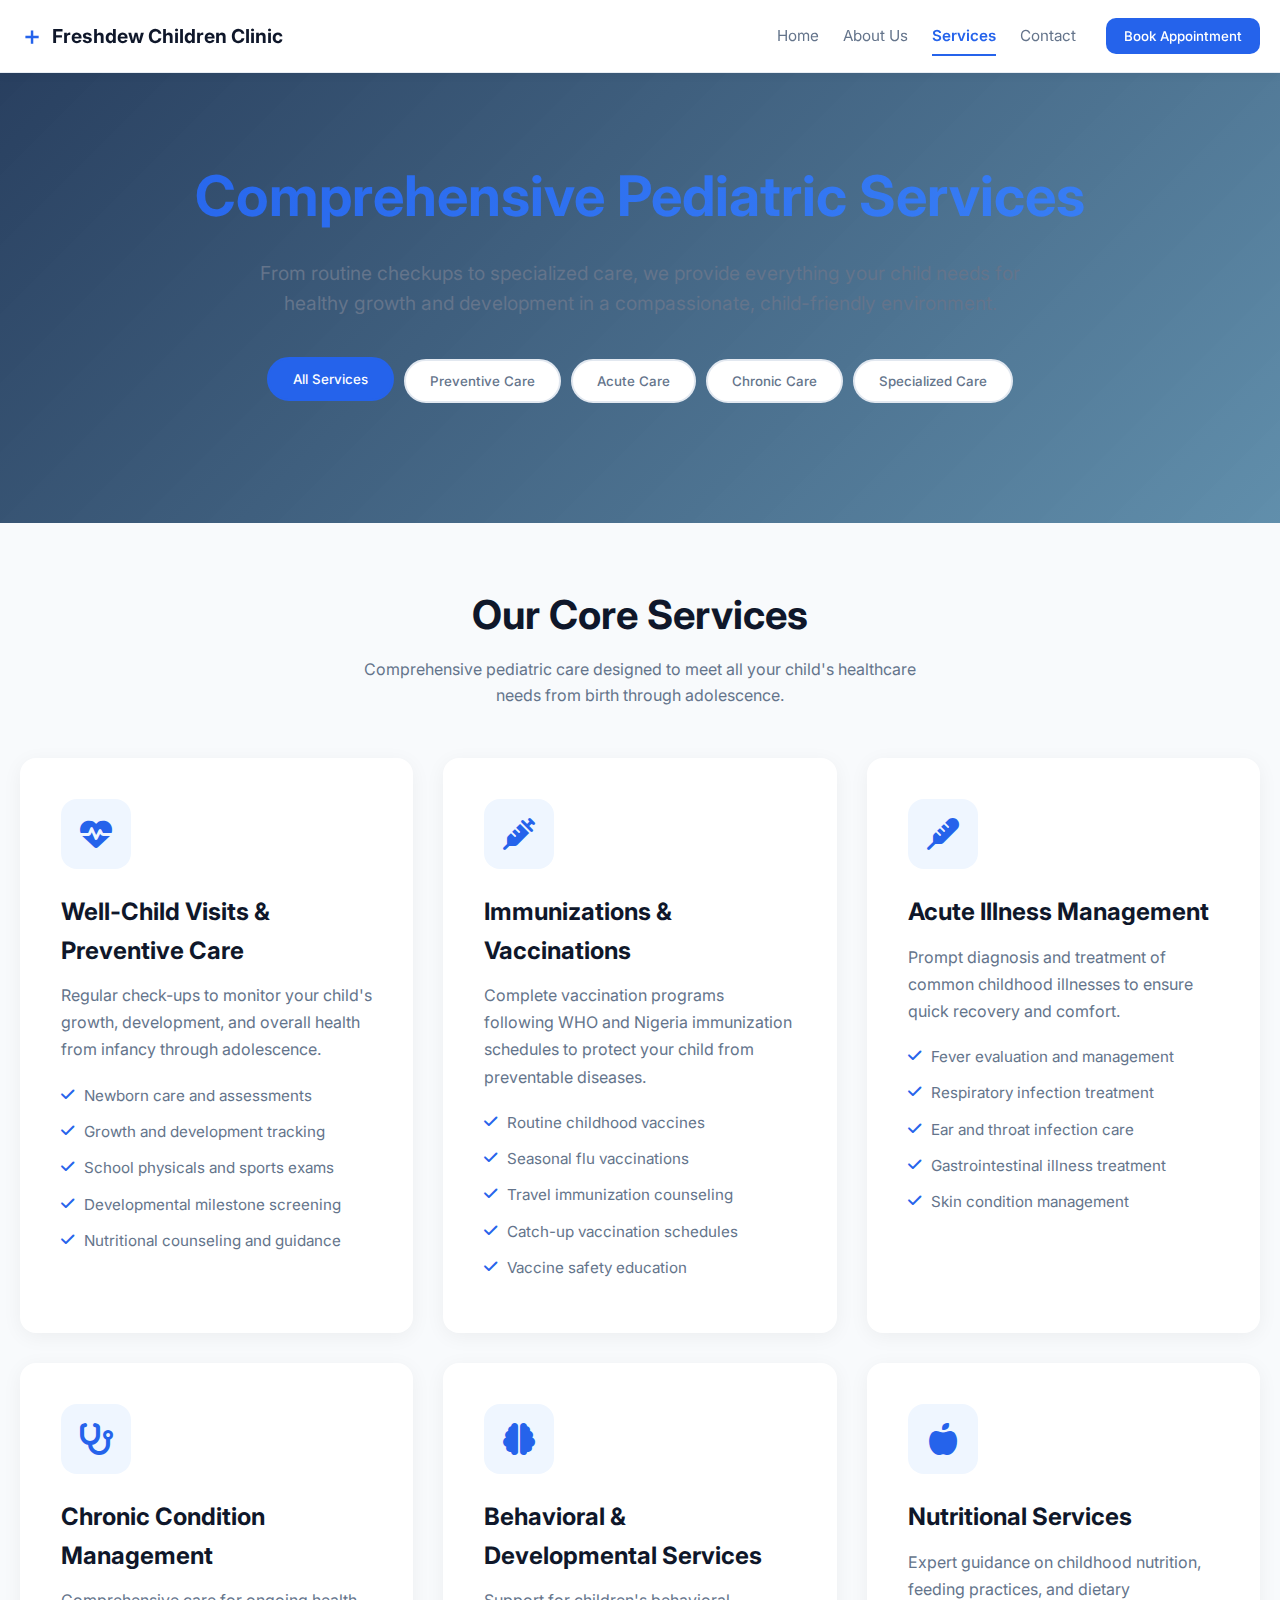
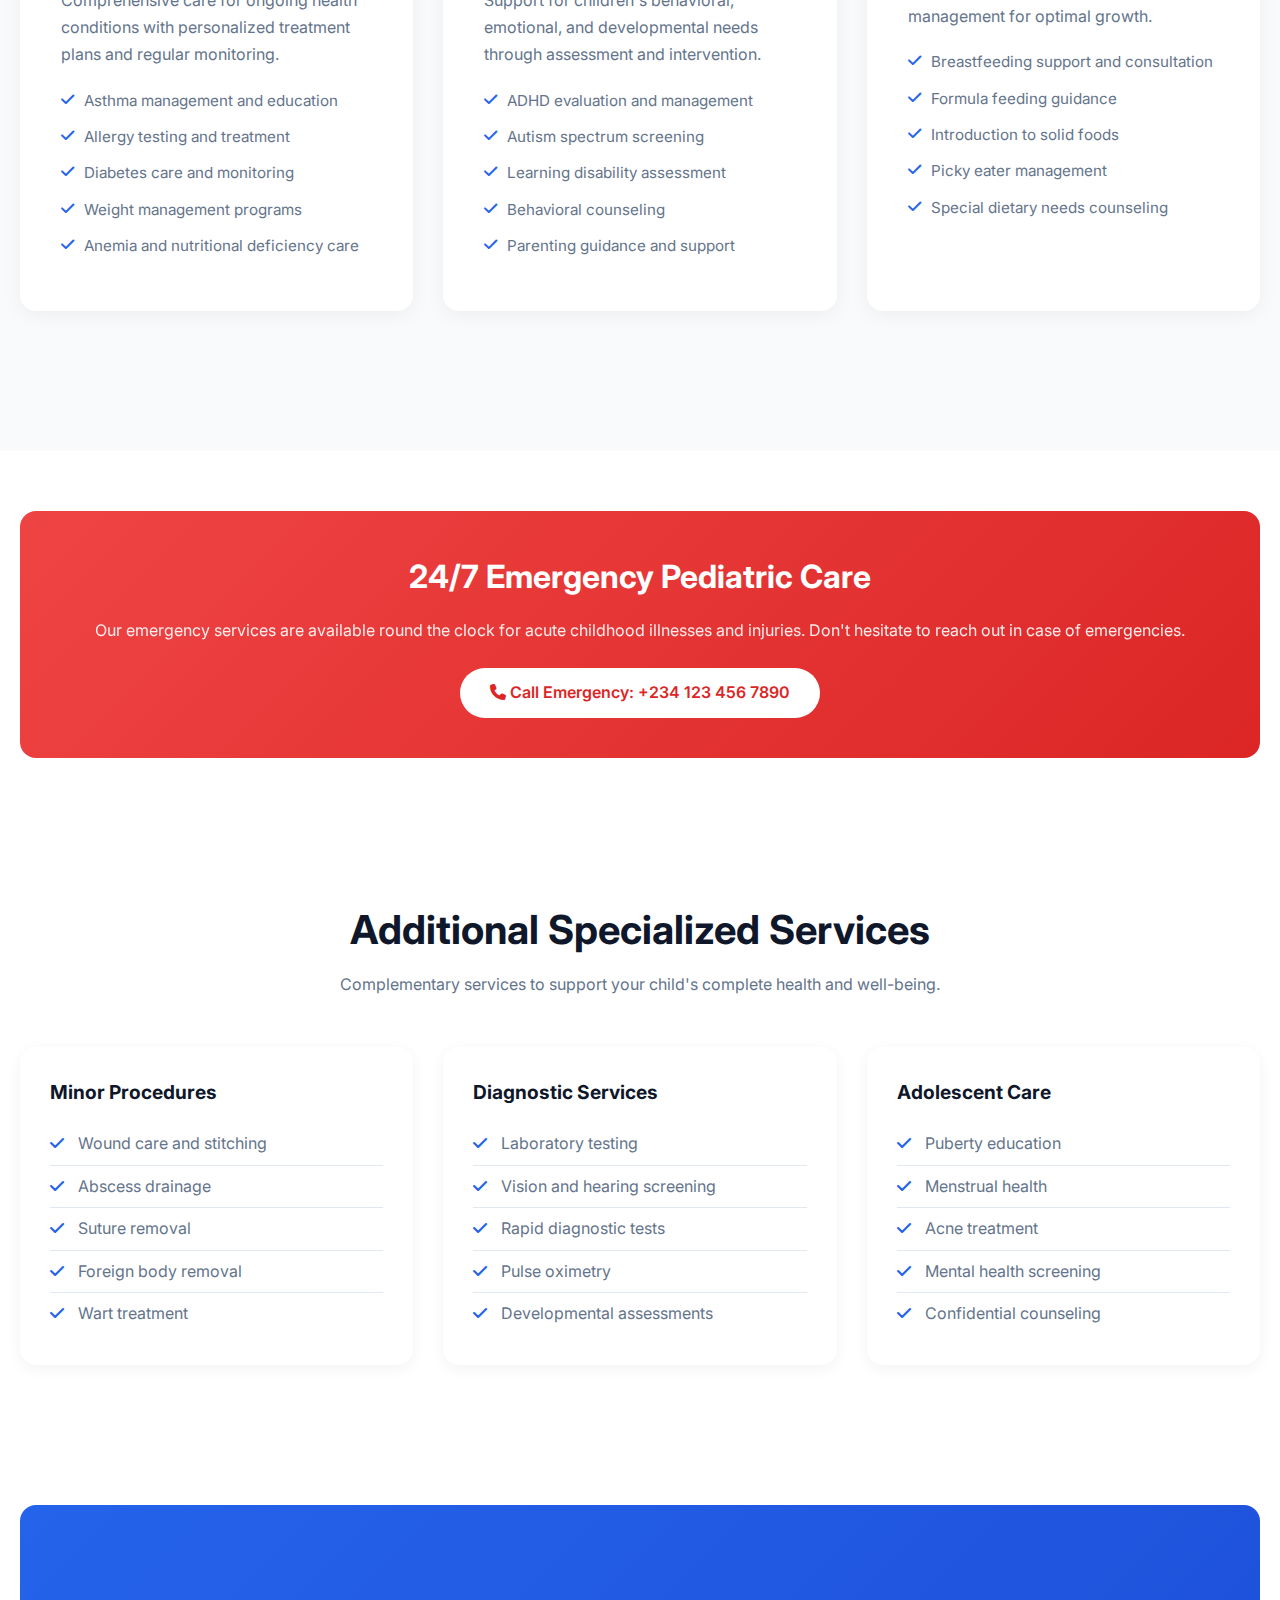
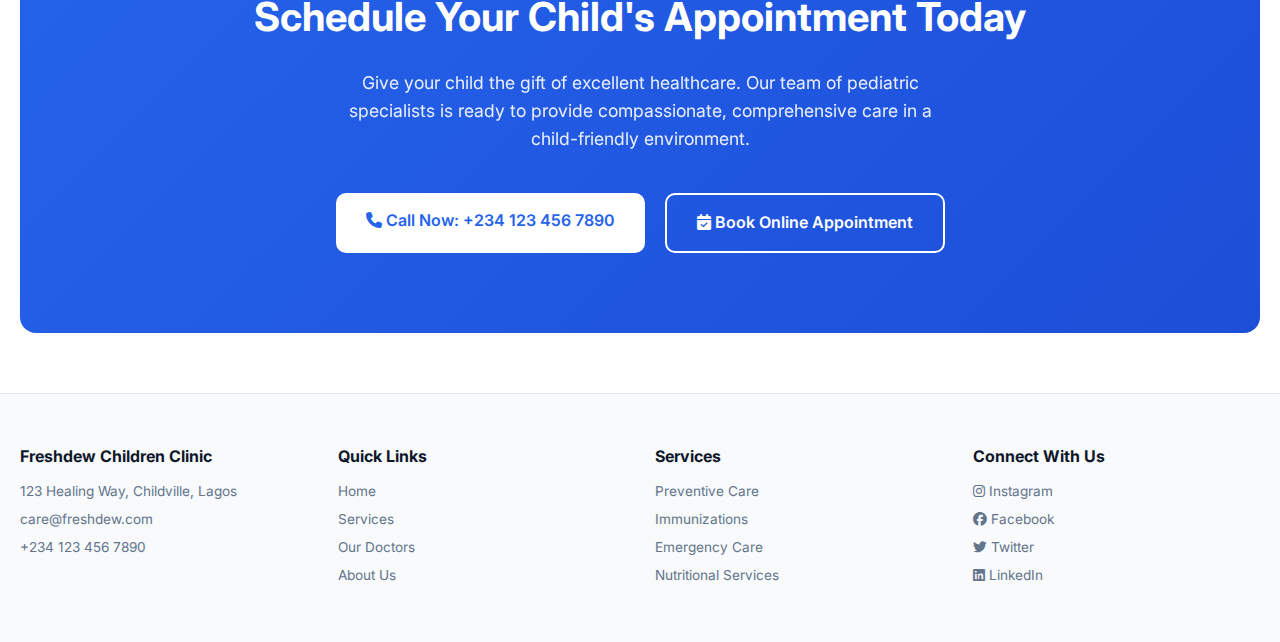
<file: services.html>
<!DOCTYPE html>
<html lang="en">

<head>
    <meta charset="UTF-8" />
    <meta name="viewport" content="width=device-width, initial-scale=1.0" />
    <title>Services - Freshdew Children Clinic</title>

    <!-- Google Font -->
    <link href="https://fonts.googleapis.com/css2?family=Inter:wght@300;400;500;600;700&display=swap" rel="stylesheet">

    <!-- Font Awesome -->
    <link rel="stylesheet" href="https://cdnjs.cloudflare.com/ajax/libs/font-awesome/6.5.1/css/all.min.css">

    <style>
        :root {
            --primary: #2563eb;
            --primary-soft: #eff6ff;
            --text-dark: #0f172a;
            --text-muted: #64748b;
            --bg-light: #f8fafc;
            --bg-muted: #f1f5f9;
            --border: #e2e8f0;
            --radius: 16px;
        }

        * {
            margin: 0;
            padding: 0;
            box-sizing: border-box;
            font-family: 'Inter', sans-serif;
        }

        body {
            color: var(--text-dark);
            background: #ffffff;
            line-height: 1.6;
            overflow-x: hidden;
        }

        img {
            width: 100%;
            height: 100%;
            object-fit: cover;
            border-radius: var(--radius);
            display: block;
        }

        .container {
            max-width: 1300px;
            margin: 0 auto;
            padding: 0 20px;
        }

        /* ================= FIXED NAV BAR ================= */
        header {
            position: fixed;
            top: 0;
            left: 0;
            width: 100%;
            background: rgba(255, 255, 255, 0.98);
            backdrop-filter: blur(10px);
            -webkit-backdrop-filter: blur(10px);
            border-bottom: 1px solid rgba(226, 232, 240, 0.8);
            z-index: 1000;
            box-shadow: 0 2px 10px rgba(0, 0, 0, 0.05);
        }

        .nav {
            height: 72px;
            display: flex;
            align-items: center;
            justify-content: space-between;
            max-width: 1300px;
            margin: 0 auto;
            padding: 0 20px;
        }

        .logo {
            font-weight: 700;
            display: flex;
            align-items: center;
            gap: 8px;
            font-size: 1.2rem;
            color: var(--text-dark);
            text-decoration: none;
            z-index: 1001;
        }

        .logo span {
            color: var(--primary);
            font-size: 1.5rem;
        }

        /* Desktop Navigation */
        .desktop-nav {
            display: flex;
            align-items: center;
            gap: 30px;
        }

        .desktop-nav ul {
            list-style: none;
            display: flex;
            gap: 24px;
            font-size: 0.95rem;
            color: var(--text-muted);
            margin: 0;
            padding: 0;
        }

        .desktop-nav ul li {
            cursor: pointer;
            transition: color 0.3s ease;
            padding: 8px 0;
            position: relative;
        }

        .desktop-nav ul li.active {
            color: var(--primary);
            font-weight: 600;
        }

        .desktop-nav ul li.active::after {
            content: '';
            position: absolute;
            bottom: 0;
            left: 0;
            width: 100%;
            height: 2px;
            background: var(--primary);
        }

        .desktop-nav ul li:hover {
            color: var(--primary);
        }

        .desktop-nav ul li::after {
            content: '';
            position: absolute;
            bottom: 0;
            left: 0;
            width: 0;
            height: 2px;
            background: var(--primary);
            transition: width 0.3s ease;
        }

        .desktop-nav ul li:hover::after {
            width: 100%;
        }

        .btn {
            background: var(--primary);
            color: white;
            border: none;
            padding: 10px 18px;
            border-radius: 10px;
            cursor: pointer;
            font-weight: 500;
            transition: all 0.3s ease;
            white-space: nowrap;
        }

        .btn:hover {
            background: #1d4ed8;
            transform: translateY(-2px);
            box-shadow: 0 4px 12px rgba(37, 99, 235, 0.3);
        }

        /* Mobile Menu Button */
        .hamburger {
            display: none;
            cursor: pointer;
            flex-direction: column;
            gap: 4px;
            background: none;
            border: none;
            padding: 8px;
            z-index: 1001;
        }

        .hamburger span {
            width: 24px;
            height: 3px;
            background: var(--text-dark);
            border-radius: 2px;
            transition: 0.3s;
            display: block;
        }

        /* Mobile Navigation Menu */
        .mobile-nav {
            position: fixed;
            top: 72px;
            left: 0;
            width: 100%;
            height: calc(100vh - 72px);
            background: rgba(255, 255, 255, 0.98);
            backdrop-filter: blur(10px);
            -webkit-backdrop-filter: blur(10px);
            display: flex;
            flex-direction: column;
            align-items: center;
            padding: 40px 20px 20px;
            gap: 20px;
            transform: translateX(100%);
            transition: transform 0.3s cubic-bezier(0.4, 0, 0.2, 1);
            z-index: 999;
            overflow-y: auto;
        }

        .mobile-nav.active {
            transform: translateX(0);
        }

        .mobile-nav ul {
            list-style: none;
            display: flex;
            flex-direction: column;
            align-items: center;
            gap: 20px;
            width: 100%;
            padding: 0;
            margin: 0;
        }

        .mobile-nav ul li {
            font-size: 1.1rem;
            color: var(--text-muted);
            cursor: pointer;
            transition: color 0.3s ease;
            padding: 12px 0;
            width: 100%;
            text-align: center;
            border-bottom: 1px solid rgba(226, 232, 240, 0.5);
        }

        .mobile-nav ul li.active {
            color: var(--primary);
            font-weight: 600;
        }

        .mobile-nav ul li:last-child {
            border-bottom: none;
        }

        .mobile-nav ul li:hover {
            color: var(--primary);
        }

        .mobile-appointment-btn {
            margin-top: 20px;
            width: 100%;
            max-width: 300px;
            padding: 15px;
            font-size: 1rem;
            background: var(--primary);
            color: white;
            border: none;
            border-radius: 10px;
            cursor: pointer;
            font-weight: 600;
            transition: all 0.3s ease;
        }

        .mobile-appointment-btn:hover {
            background: #1d4ed8;
            transform: translateY(-2px);
        }

        /* Main content spacing for fixed nav */
        main {
            padding-top: 72px;
        }

        /* ================= SERVICES HERO ================= */
        .services-hero {
                 background: linear-gradient(135deg, rgba(29, 53, 87, 0.95), rgba(69, 123, 157, 0.85)),
                url('https://images.unsplash.com/photo-1582719508461-905c673771fd?ixlib=rb-4.0.3&auto=format&fit=crop&w=1770&q=80');
            background-size: cover;
            padding: 80px 0 60px;
            text-align: center;
        }

        .services-hero h1 {
            font-size: 3.5rem;
            margin-bottom: 16px;
            background: linear-gradient(135deg, var(--primary) 0%, #3b82f6 100%);
            -webkit-background-clip: text;
            -webkit-text-fill-color: transparent;
        }

        .services-hero p {
            font-size: 1.2rem;
            color: var(--text-muted);
            max-width: 800px;
            margin: 0 auto 40px;
        }

        /* ================= SERVICE CATEGORIES ================= */
        .service-categories {
            display: flex;
            justify-content: center;
            gap: 10px;
            flex-wrap: wrap;
            margin-bottom: 60px;
        }

        .category-btn {
            padding: 12px 24px;
            background: white;
            border: 2px solid var(--border);
            border-radius: 50px;
            color: var(--text-muted);
            font-weight: 500;
            cursor: pointer;
            transition: all 0.3s ease;
        }

        .category-btn.active,
        .category-btn:hover {
            background: var(--primary);
            color: white;
            border-color: var(--primary);
            transform: translateY(-2px);
        }

        /* ================= SERVICES GRID ================= */
        .services-section {
            padding: 60px 0;
            background: var(--bg-light);
        }

        .service-category-title {
            text-align: center;
            margin-bottom: 50px;
        }

        .service-category-title h2 {
            font-size: 2.5rem;
            margin-bottom: 10px;
            color: var(--text-dark);
        }

        .service-category-title p {
            color: var(--text-muted);
            max-width: 600px;
            margin: 0 auto;
        }

        .services-grid {
            display: grid;
            grid-template-columns: repeat(auto-fit, minmax(350px, 1fr));
            gap: 30px;
            margin-bottom: 80px;
        }

        .service-card {
            background: white;
            border-radius: var(--radius);
            padding: 40px;
            box-shadow: 0 4px 20px rgba(0, 0, 0, 0.05);
            transition: all 0.3s ease;
            border: 1px solid transparent;
        }

        .service-card:hover {
            transform: translateY(-8px);
            box-shadow: 0 12px 40px rgba(37, 99, 235, 0.1);
            border-color: var(--primary);
        }

        .service-icon {
            width: 70px;
            height: 70px;
            background: var(--primary-soft);
            border-radius: 16px;
            display: flex;
            align-items: center;
            justify-content: center;
            margin-bottom: 24px;
        }

        .service-icon i {
            font-size: 2rem;
            color: var(--primary);
        }

        .service-card h3 {
            font-size: 1.5rem;
            margin-bottom: 12px;
            color: var(--text-dark);
        }

        .service-card p {
            color: var(--text-muted);
            margin-bottom: 20px;
            line-height: 1.7;
        }

        .service-features {
            list-style: none;
            margin-top: 20px;
        }

        .service-features li {
            display: flex;
            align-items: flex-start;
            gap: 10px;
            margin-bottom: 12px;
            color: var(--text-muted);
            font-size: 0.95rem;
        }

        .service-features li i {
            color: var(--primary);
            margin-top: 3px;
        }

        /* ================= EMERGENCY BANNER ================= */
        .emergency-banner {
            background: linear-gradient(135deg, #ef4444 0%, #dc2626 100%);
            color: white;
            padding: 40px;
            border-radius: var(--radius);
            text-align: center;
            margin: 60px 0;
        }

        .emergency-banner h3 {
            font-size: 2rem;
            margin-bottom: 16px;
        }

        .emergency-banner p {
            margin-bottom: 24px;
            opacity: 0.9;
        }

        .emergency-btn {
            background: white;
            color: #dc2626;
            padding: 12px 30px;
            border-radius: 50px;
            font-weight: 600;
            text-decoration: none;
            display: inline-block;
            transition: all 0.3s ease;
        }

        .emergency-btn:hover {
            transform: translateY(-2px);
            box-shadow: 0 6px 20px rgba(255, 255, 255, 0.2);
        }

        /* ================= SPECIALIZED SERVICES ================= */
        .specialized-services {
            padding: 80px 0;
        }

        .specialized-grid {
            display: grid;
            grid-template-columns: repeat(auto-fit, minmax(300px, 1fr));
            gap: 30px;
        }

        .specialized-card {
            background: white;
            border-radius: var(--radius);
            padding: 30px;
            box-shadow: 0 4px 15px rgba(0, 0, 0, 0.05);
            transition: all 0.3s ease;
        }

        .specialized-card:hover {
            transform: translateY(-5px);
            box-shadow: 0 8px 25px rgba(37, 99, 235, 0.1);
        }

        .specialized-card h4 {
            font-size: 1.2rem;
            margin-bottom: 15px;
            color: var(--text-dark);
        }

        .specialized-card ul {
            list-style: none;
        }

        .specialized-card ul li {
            padding: 8px 0;
            color: var(--text-muted);
            border-bottom: 1px solid var(--border);
        }

        .specialized-card ul li:last-child {
            border-bottom: none;
        }

        .specialized-card ul li i {
            color: var(--primary);
            margin-right: 10px;
        }

        /* ================= APPOINTMENT CTA ================= */
        .appointment-cta {
            background: linear-gradient(135deg, var(--primary) 0%, #1d4ed8 100%);
            color: white;
            padding: 80px 0;
            text-align: center;
            border-radius: var(--radius);
            margin: 60px 0;
        }

        .appointment-cta h2 {
            font-size: 2.5rem;
            margin-bottom: 20px;
        }

        .appointment-cta p {
            font-size: 1.1rem;
            opacity: 0.9;
            max-width: 600px;
            margin: 0 auto 40px;
        }

        .cta-buttons {
            display: flex;
            gap: 20px;
            justify-content: center;
            flex-wrap: wrap;
        }

        .cta-btn-primary {
            background: white;
            color: var(--primary);
            padding: 15px 30px;
            border-radius: 10px;
            font-weight: 600;
            text-decoration: none;
            transition: all 0.3s ease;
        }

        .cta-btn-secondary {
            background: transparent;
            color: white;
            padding: 15px 30px;
            border-radius: 10px;
            font-weight: 600;
            text-decoration: none;
            border: 2px solid white;
            transition: all 0.3s ease;
        }

        .cta-btn-primary:hover,
        .cta-btn-secondary:hover {
            transform: translateY(-2px);
            box-shadow: 0 8px 25px rgba(0, 0, 0, 0.2);
        }

        /* ================= FOOTER ================= */
        footer {
            padding: 50px 0;
            border-top: 1px solid var(--border);
            background: var(--bg-light);
        }

        .footer-grid {
            display: grid;
            grid-template-columns: repeat(auto-fit, minmax(200px, 1fr));
            gap: 30px;
            font-size: 0.85rem;
        }

        footer h4 {
            margin-bottom: 12px;
            font-size: 1rem;
        }

        footer p,
        footer a {
            color: var(--text-muted);
            display: block;
            margin-bottom: 6px;
            text-decoration: none;
            cursor: pointer;
            transition: color 0.3s ease;
        }

        footer a:hover {
            color: var(--primary);
        }

        /* ================= RESPONSIVE ================= */
        @media (max-width: 1200px) {
            .nav {
                padding: 0 30px;
            }
        }

        @media (max-width: 1024px) {
            .services-grid {
                grid-template-columns: repeat(2, 1fr);
            }
        }

        @media (max-width: 768px) {

            /* Show mobile menu button */
            .hamburger {
                display: flex;
            }

            /* Hide desktop navigation */
            .desktop-nav {
                display: none;
            }

            /* Mobile navigation menu */
            .mobile-nav {
                display: flex;
            }

            /* Adjust hero section */
            .services-hero h1 {
                font-size: 2.5rem;
            }

            .services-hero p {
                font-size: 1.1rem;
                padding: 0 20px;
            }

            .services-grid {
                grid-template-columns: 1fr;
            }

            .service-categories {
                gap: 8px;
            }

            .category-btn {
                padding: 10px 20px;
                font-size: 0.9rem;
            }

            .cta-buttons {
                flex-direction: column;
                align-items: center;
            }

            .cta-btn-primary,
            .cta-btn-secondary {
                width: 100%;
                max-width: 300px;
                text-align: center;
            }

            .specialized-grid {
                grid-template-columns: 1fr;
            }
        }

        @media (max-width: 480px) {
            .nav {
                padding: 0 15px;
            }

            .logo {
                font-size: 1.1rem;
            }

            .services-hero h1 {
                font-size: 2rem;
            }

            .services-hero p {
                font-size: 1rem;
            }

            .service-card {
                padding: 30px 20px;
            }

            .emergency-banner {
                padding: 30px 20px;
            }

            .emergency-banner h3 {
                font-size: 1.5rem;
            }
        }

        /* Hamburger Animation */
        .hamburger.active span:nth-child(1) {
            transform: rotate(45deg) translate(6px, 6px);
        }

        .hamburger.active span:nth-child(2) {
            opacity: 0;
        }

        .hamburger.active span:nth-child(3) {
            transform: rotate(-45deg) translate(6px, -6px);
        }

        /* Prevent body scroll when menu is open */
        body.menu-open {
            overflow: hidden;
        }
    </style>
</head>

<body>

    <header>
        <div class="nav">
            <a href="#" class="logo"><span>＋</span> Freshdew Children Clinic</a>

            <!-- Desktop Navigation -->
            <nav class="desktop-nav">
                <ul>
                    <li><a href="index.html" style="text-decoration: none; color: inherit;">Home</a></li>
                    <li><a href="#about" style="text-decoration: none; color: inherit;">About Us</a></li>
                    <li class="active">Services</li>
                    <li><a href="#contact" style="text-decoration: none; color: inherit;">Contact</a></li>
                 </ul>
                <button class="btn desktop-btn">Book Appointment</button>
            </nav>

            <!-- Mobile Menu Button -->
            <button class="hamburger" id="hamburger">
                <span></span>
                <span></span>
                <span></span>
            </button>
        </div>

        <!-- Mobile Navigation Menu -->
        <div class="mobile-nav" id="mobileNav">
            <ul>
                <li><a href="index.html" style="text-decoration: none; color: inherit;">Home</a></li>
                <li><a href="#about" style="text-decoration: none; color: inherit;">About Us</a></li>
                <li class="active">Services</li>
                <li><a href="#contact" style="text-decoration: none; color: inherit;">Contact</a></li>
            </ul>
            <button class="mobile-appointment-btn" id="mobileAppointmentBtn">Book Appointment</button>
        </div>
    </header>

    <main>
        <!-- Services Hero -->
        <section class="services-hero">
            <div class="container">
                <h1>Comprehensive Pediatric Services</h1>
                <p>From routine checkups to specialized care, we provide everything your child needs for healthy growth
                    and development in a compassionate, child-friendly environment.</p>

                <div class="service-categories">
                    <button class="category-btn active" data-category="all">All Services</button>
                    <button class="category-btn" data-category="preventive">Preventive Care</button>
                    <button class="category-btn" data-category="acute">Acute Care</button>
                    <button class="category-btn" data-category="chronic">Chronic Care</button>
                    <button class="category-btn" data-category="specialized">Specialized Care</button>
                </div>
            </div>
        </section>

        <!-- Main Services -->
        <section class="services-section">
            <div class="container">
                <div class="service-category-title">
                    <h2>Our Core Services</h2>
                    <p>Comprehensive pediatric care designed to meet all your child's healthcare needs from birth
                        through adolescence.</p>
                </div>

                <div class="services-grid">
                    <!-- Well-Child Visits & Preventive Care -->
                    <div class="service-card" data-category="preventive">
                        <div class="service-icon">
                            <i class="fa-solid fa-heart-pulse"></i>
                        </div>
                        <h3>Well-Child Visits & Preventive Care</h3>
                        <p>Regular check-ups to monitor your child's growth, development, and overall health from
                            infancy through adolescence.</p>
                        <ul class="service-features">
                            <li><i class="fa-solid fa-check"></i> Newborn care and assessments</li>
                            <li><i class="fa-solid fa-check"></i> Growth and development tracking</li>
                            <li><i class="fa-solid fa-check"></i> School physicals and sports exams</li>
                            <li><i class="fa-solid fa-check"></i> Developmental milestone screening</li>
                            <li><i class="fa-solid fa-check"></i> Nutritional counseling and guidance</li>
                        </ul>
                    </div>

                    <!-- Immunizations -->
                    <div class="service-card" data-category="preventive">
                        <div class="service-icon">
                            <i class="fa-solid fa-syringe"></i>
                        </div>
                        <h3>Immunizations & Vaccinations</h3>
                        <p>Complete vaccination programs following WHO and Nigeria immunization schedules to protect
                            your child from preventable diseases.</p>
                        <ul class="service-features">
                            <li><i class="fa-solid fa-check"></i> Routine childhood vaccines</li>
                            <li><i class="fa-solid fa-check"></i> Seasonal flu vaccinations</li>
                            <li><i class="fa-solid fa-check"></i> Travel immunization counseling</li>
                            <li><i class="fa-solid fa-check"></i> Catch-up vaccination schedules</li>
                            <li><i class="fa-solid fa-check"></i> Vaccine safety education</li>
                        </ul>
                    </div>

                    <!-- Acute Illness Management -->
                    <div class="service-card" data-category="acute">
                        <div class="service-icon">
                            <i class="fa-solid fa-thermometer"></i>
                        </div>
                        <h3>Acute Illness Management</h3>
                        <p>Prompt diagnosis and treatment of common childhood illnesses to ensure quick recovery and
                            comfort.</p>
                        <ul class="service-features">
                            <li><i class="fa-solid fa-check"></i> Fever evaluation and management</li>
                            <li><i class="fa-solid fa-check"></i> Respiratory infection treatment</li>
                            <li><i class="fa-solid fa-check"></i> Ear and throat infection care</li>
                            <li><i class="fa-solid fa-check"></i> Gastrointestinal illness treatment</li>
                            <li><i class="fa-solid fa-check"></i> Skin condition management</li>
                        </ul>
                    </div>

                    <!-- Chronic Condition Management -->
                    <div class="service-card" data-category="chronic">
                        <div class="service-icon">
                            <i class="fa-solid fa-stethoscope"></i>
                        </div>
                        <h3>Chronic Condition Management</h3>
                        <p>Comprehensive care for ongoing health conditions with personalized treatment plans and
                            regular monitoring.</p>
                        <ul class="service-features">
                            <li><i class="fa-solid fa-check"></i> Asthma management and education</li>
                            <li><i class="fa-solid fa-check"></i> Allergy testing and treatment</li>
                            <li><i class="fa-solid fa-check"></i> Diabetes care and monitoring</li>
                            <li><i class="fa-solid fa-check"></i> Weight management programs</li>
                            <li><i class="fa-solid fa-check"></i> Anemia and nutritional deficiency care</li>
                        </ul>
                    </div>

                    <!-- Behavioral & Developmental Services -->
                    <div class="service-card" data-category="specialized">
                        <div class="service-icon">
                            <i class="fa-solid fa-brain"></i>
                        </div>
                        <h3>Behavioral & Developmental Services</h3>
                        <p>Support for children's behavioral, emotional, and developmental needs through assessment and
                            intervention.</p>
                        <ul class="service-features">
                            <li><i class="fa-solid fa-check"></i> ADHD evaluation and management</li>
                            <li><i class="fa-solid fa-check"></i> Autism spectrum screening</li>
                            <li><i class="fa-solid fa-check"></i> Learning disability assessment</li>
                            <li><i class="fa-solid fa-check"></i> Behavioral counseling</li>
                            <li><i class="fa-solid fa-check"></i> Parenting guidance and support</li>
                        </ul>
                    </div>

                    <!-- Nutritional Services -->
                    <div class="service-card" data-category="preventive">
                        <div class="service-icon">
                            <i class="fa-solid fa-apple-whole"></i>
                        </div>
                        <h3>Nutritional Services</h3>
                        <p>Expert guidance on childhood nutrition, feeding practices, and dietary management for optimal
                            growth.</p>
                        <ul class="service-features">
                            <li><i class="fa-solid fa-check"></i> Breastfeeding support and consultation</li>
                            <li><i class="fa-solid fa-check"></i> Formula feeding guidance</li>
                            <li><i class="fa-solid fa-check"></i> Introduction to solid foods</li>
                            <li><i class="fa-solid fa-check"></i> Picky eater management</li>
                            <li><i class="fa-solid fa-check"></i> Special dietary needs counseling</li>
                        </ul>
                    </div>
                </div>
            </div>
        </section>

        <!-- Emergency Banner -->
        <div class="container">
            <div class="emergency-banner">
                <h3>24/7 Emergency Pediatric Care</h3>
                <p>Our emergency services are available round the clock for acute childhood illnesses and injuries.
                    Don't hesitate to reach out in case of emergencies.</p>
                <a href="tel:+2341234567890" class="emergency-btn">
                    <i class="fa-solid fa-phone"></i> Call Emergency: +234 123 456 7890
                </a>
            </div>
        </div>

        <!-- Specialized Services -->
        <section class="specialized-services">
            <div class="container">
                <div class="service-category-title">
                    <h2>Additional Specialized Services</h2>
                    <p>Complementary services to support your child's complete health and well-being.</p>
                </div>

                <div class="specialized-grid">
                    <div class="specialized-card">
                        <h4>Minor Procedures</h4>
                        <ul>
                            <li><i class="fa-solid fa-check"></i> Wound care and stitching</li>
                            <li><i class="fa-solid fa-check"></i> Abscess drainage</li>
                            <li><i class="fa-solid fa-check"></i> Suture removal</li>
                            <li><i class="fa-solid fa-check"></i> Foreign body removal</li>
                            <li><i class="fa-solid fa-check"></i> Wart treatment</li>
                        </ul>
                    </div>

                    <div class="specialized-card">
                        <h4>Diagnostic Services</h4>
                        <ul>
                            <li><i class="fa-solid fa-check"></i> Laboratory testing</li>
                            <li><i class="fa-solid fa-check"></i> Vision and hearing screening</li>
                            <li><i class="fa-solid fa-check"></i> Rapid diagnostic tests</li>
                            <li><i class="fa-solid fa-check"></i> Pulse oximetry</li>
                            <li><i class="fa-solid fa-check"></i> Developmental assessments</li>
                        </ul>
                    </div>

                    <div class="specialized-card">
                        <h4>Adolescent Care</h4>
                        <ul>
                            <li><i class="fa-solid fa-check"></i> Puberty education</li>
                            <li><i class="fa-solid fa-check"></i> Menstrual health</li>
                            <li><i class="fa-solid fa-check"></i> Acne treatment</li>
                            <li><i class="fa-solid fa-check"></i> Mental health screening</li>
                            <li><i class="fa-solid fa-check"></i> Confidential counseling</li>
                        </ul>
                    </div>
                </div>
            </div>
        </section>

        <!-- Appointment CTA -->
        <div class="container">
            <div class="appointment-cta">
                <h2>Schedule Your Child's Appointment Today</h2>
                <p>Give your child the gift of excellent healthcare. Our team of pediatric specialists is ready to
                    provide compassionate, comprehensive care in a child-friendly environment.</p>
                <div class="cta-buttons">
                    <a href="tel:+2341234567890" class="cta-btn-primary">
                        <i class="fa-solid fa-phone"></i> Call Now: +234 123 456 7890
                    </a>
                    <a href="#book-appointment" class="cta-btn-secondary">
                        <i class="fa-solid fa-calendar-check"></i> Book Online Appointment
                    </a>
                </div>
            </div>
        </div>
    </main>

    <footer>
        <div class="container footer-grid">
            <div>
                <h4>Freshdew Children Clinic</h4>
                <p>123 Healing Way, Childville, Lagos</p>
                <p>care@freshdew.com</p>
                <p>+234 123 456 7890</p>
            </div>
            <div>
                <h4>Quick Links</h4>
                <a href="index.html">Home</a>
                <a href="#services">Services</a>
                <a href="#doctors">Our Doctors</a>
                <a href="#about">About Us</a>
            </div>
            <div>
                <h4>Services</h4>
                <a href="#preventive">Preventive Care</a>
                <a href="#immunizations">Immunizations</a>
                <a href="#emergency">Emergency Care</a>
                <a href="#nutrition">Nutritional Services</a>
            </div>
            <div>
                <h4>Connect With Us</h4>
                <a href="#"><i class="fab fa-instagram"></i> Instagram</a>
                <a href="#"><i class="fab fa-facebook"></i> Facebook</a>
                <a href="#"><i class="fab fa-twitter"></i> Twitter</a>
                <a href="#"><i class="fab fa-linkedin"></i> LinkedIn</a>
            </div>
        </div>
    </footer>

    <script>
        // Mobile menu functionality
        const hamburger = document.getElementById('hamburger');
        const mobileNav = document.getElementById('mobileNav');
        const mobileAppointmentBtn = document.getElementById('mobileAppointmentBtn');
        const desktopBtn = document.querySelector('.desktop-btn');
        const body = document.body;

        hamburger.addEventListener('click', (e) => {
            e.stopPropagation();
            hamburger.classList.toggle('active');
            mobileNav.classList.toggle('active');
            body.classList.toggle('menu-open');
        });

        // Close menu when clicking on a link
        const mobileNavLinks = document.querySelectorAll('.mobile-nav ul li');
        mobileNavLinks.forEach(link => {
            link.addEventListener('click', () => {
                hamburger.classList.remove('active');
                mobileNav.classList.remove('active');
                body.classList.remove('menu-open');
            });
        });

        // Appointment button click handlers
        mobileAppointmentBtn.addEventListener('click', () => {
            alert('Booking appointment on mobile...');
            hamburger.classList.remove('active');
            mobileNav.classList.remove('active');
            body.classList.remove('menu-open');
        });

        desktopBtn.addEventListener('click', () => {
            alert('Booking appointment on desktop...');
        });

        // Service category filtering
        const categoryBtns = document.querySelectorAll('.category-btn');
        const serviceCards = document.querySelectorAll('.service-card');

        categoryBtns.forEach(btn => {
            btn.addEventListener('click', () => {
                // Remove active class from all buttons
                categoryBtns.forEach(b => b.classList.remove('active'));
                // Add active class to clicked button
                btn.classList.add('active');

                const category = btn.getAttribute('data-category');

                // Show/hide service cards based on category
                serviceCards.forEach(card => {
                    if (category === 'all' || card.getAttribute('data-category') === category) {
                        card.style.display = 'block';
                        setTimeout(() => {
                            card.style.opacity = '1';
                            card.style.transform = 'translateY(0)';
                        }, 10);
                    } else {
                        card.style.opacity = '0';
                        card.style.transform = 'translateY(20px)';
                        setTimeout(() => {
                            card.style.display = 'none';
                        }, 300);
                    }
                });
            });
        });

        // Service card hover animations
        serviceCards.forEach(card => {
            card.addEventListener('mouseenter', () => {
                card.style.transform = 'translateY(-8px)';
            });

            card.addEventListener('mouseleave', () => {
                card.style.transform = 'translateY(0)';
            });
        });

        // Button hover effects
        const buttons = document.querySelectorAll('.btn, .cta-btn-primary, .cta-btn-secondary, .emergency-btn');
        buttons.forEach(button => {
            button.addEventListener('mouseenter', () => {
                button.style.transform = 'translateY(-2px)';
            });

            button.addEventListener('mouseleave', () => {
                button.style.transform = 'translateY(0)';
            });
        });

        // Close menu when clicking outside
        document.addEventListener('click', (event) => {
            if (!mobileNav.contains(event.target) && !hamburger.contains(event.target)) {
                hamburger.classList.remove('active');
                mobileNav.classList.remove('active');
                body.classList.remove('menu-open');
            }
        });

        // Close menu on window resize if resized to larger screen
        window.addEventListener('resize', () => {
            if (window.innerWidth > 768) {
                hamburger.classList.remove('active');
                mobileNav.classList.remove('active');
                body.classList.remove('menu-open');
            }
        });


        // Emergency button click handler
        document.querySelector('.emergency-btn').addEventListener('click', (e) => {
            e.preventDefault();
            if (confirm('Call Emergency Services: +234 123 456 7890?')) {
                window.location.href = 'tel:+2341234567890';
            }
        });
    </script>
</body>

</html>
</file>
